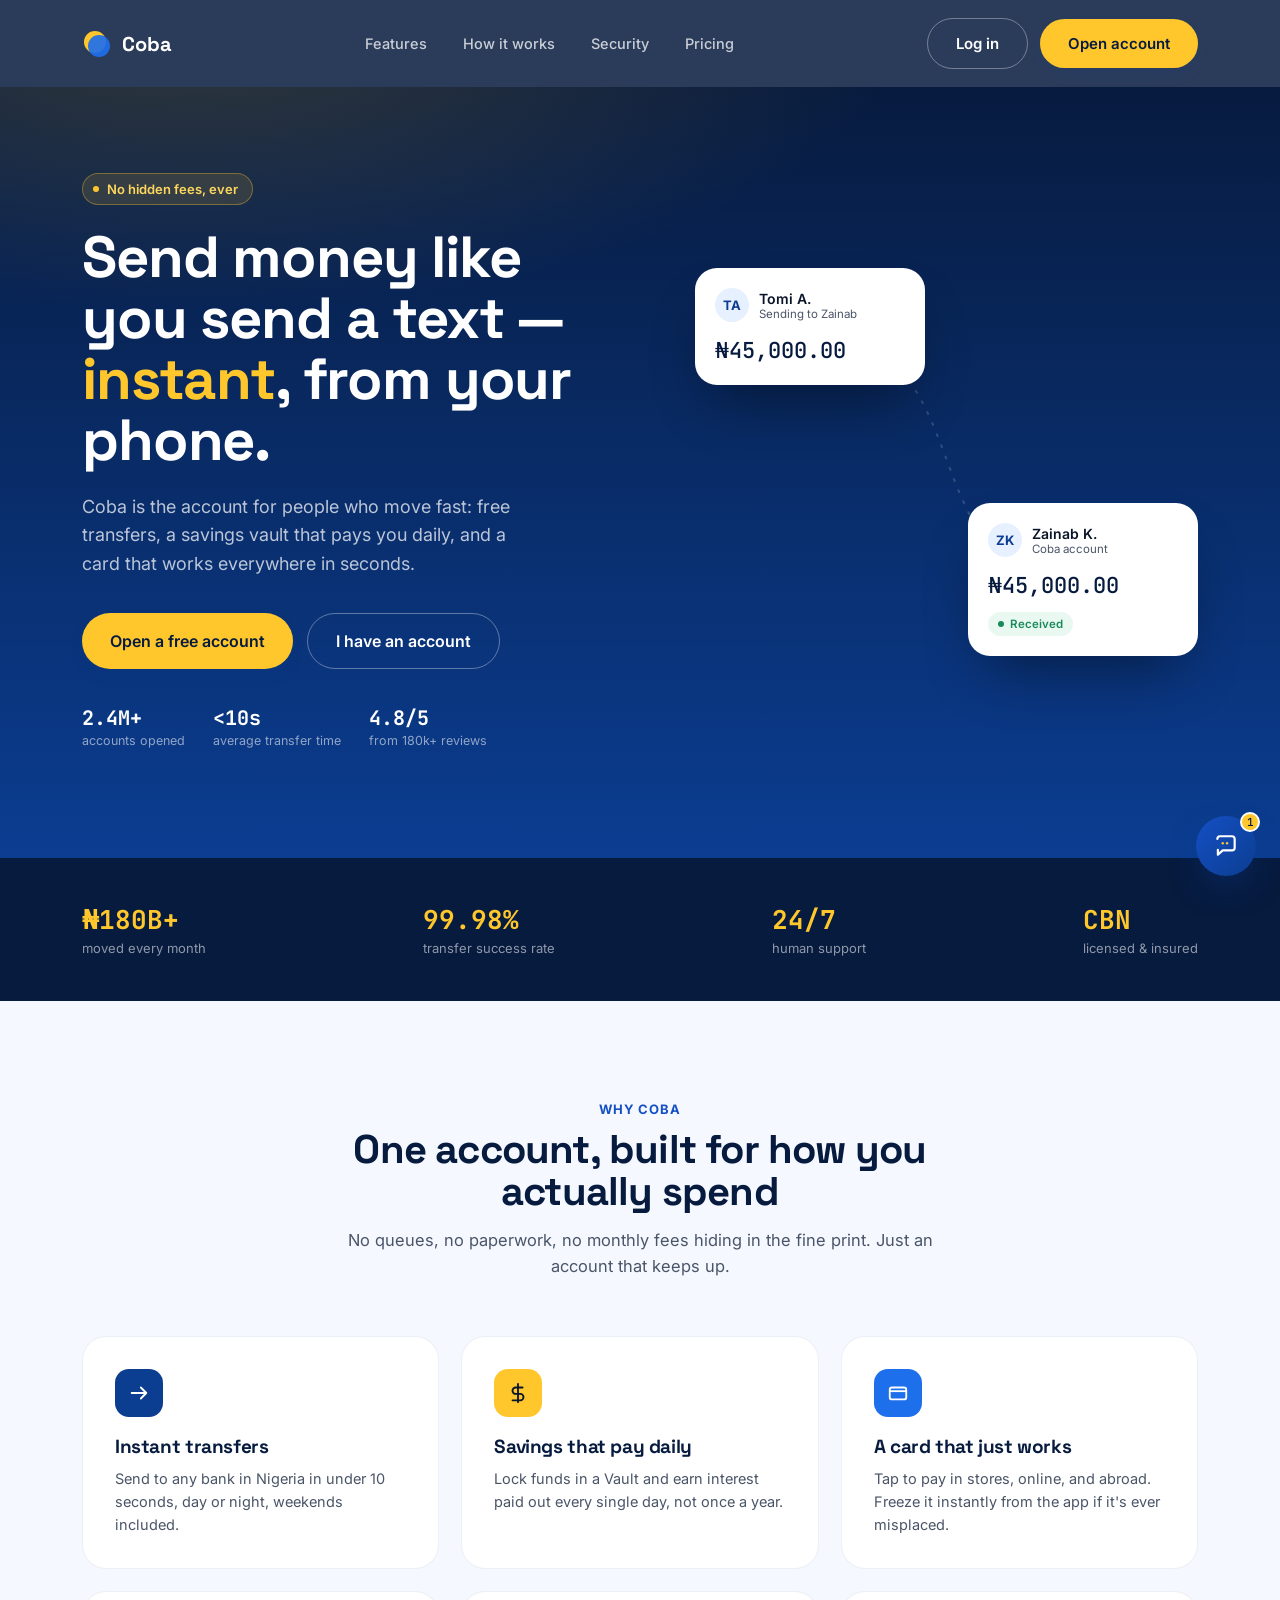
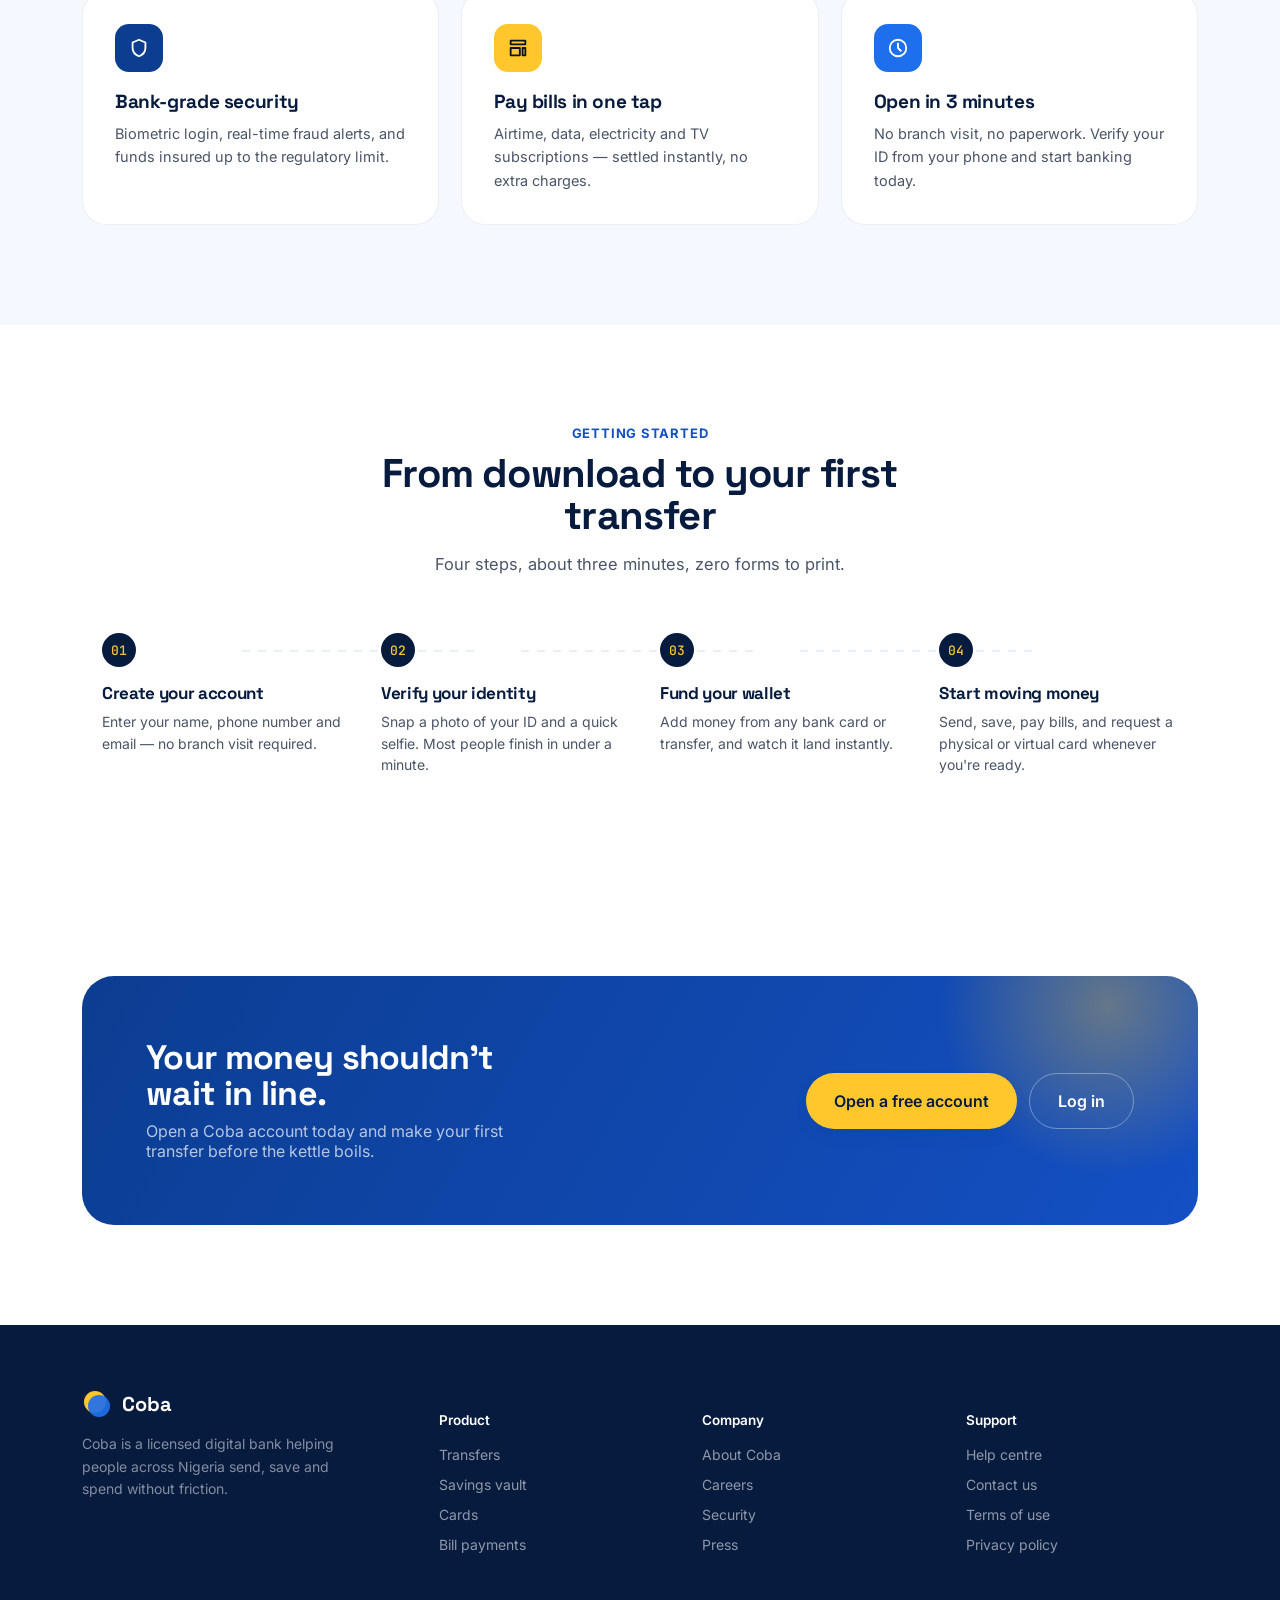
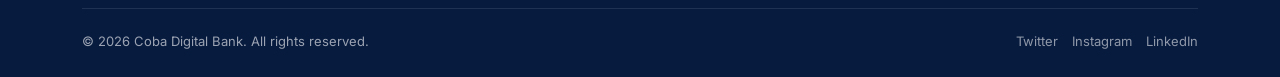
<file: index.html>
<!DOCTYPE html>
<html lang="en">
<head>
<meta charset="UTF-8">
<meta name="viewport" content="width=device-width, initial-scale=1.0">
<title>Coba — Banking that moves at the speed of now</title>
<link rel="stylesheet" href="styles.css">
<link rel="stylesheet" href="chat-widget.css">
</head>
<body>

<nav class="nav">
  <div class="nav-inner">
    <a href="index.html" class="logo">
      <span class="logo-mark">
        <svg viewBox="0 0 30 30" width="30" height="30">
          <circle cx="13" cy="13" r="11" fill="#FFC72C"/>
          <circle cx="17" cy="17" r="11" fill="#1E6FEB" opacity="0.92"/>
        </svg>
      </span>
      Coba
    </a>
    <div class="nav-links">
      <a href="#features">Features</a>
      <a href="#how">How it works</a>
      <a href="#trust">Security</a>
      <a href="#cta">Pricing</a>
    </div>
    <div class="nav-actions">
      <a href="login.html" class="btn btn-ghost">Log in</a>
      <a href="signup.html" class="btn btn-primary">Open account</a>
    </div>
  </div>
</nav>

<header class="hero">
  <div class="container hero-inner">
    <div class="hero-copy">
      <span class="eyebrow"><span class="dot"></span> No hidden fees, ever</span>
      <h1>Send money like you send a text — <span class="hl">instant</span>, from your phone.</h1>
      <p class="lead">Coba is the account for people who move fast: free transfers, a savings vault that pays you daily, and a card that works everywhere in seconds.</p>
      <div class="hero-cta">
        <a href="signup.html" class="btn btn-primary btn-lg">Open a free account</a>
        <a href="login.html" class="btn btn-ghost btn-lg">I have an account</a>
      </div>
      <div class="hero-proof">
        <div><b>2.4M+</b><span>accounts opened</span></div>
        <div><b>&lt;10s</b><span>average transfer time</span></div>
        <div><b>4.8/5</b><span>from 180k+ reviews</span></div>
      </div>
    </div>

    <div class="beam-stage" aria-hidden="true">
      <svg class="beam-path" viewBox="0 0 460 420" fill="none" xmlns="http://www.w3.org/2000/svg">
        <path id="beamCurve" d="M110 90 C 260 90, 200 330, 350 330" stroke="rgba(255,255,255,0.16)" stroke-width="2" stroke-dasharray="2 10" stroke-linecap="round"/>
        <circle id="beamSpark" class="beam-spark" r="6" fill="#FFC72C"/>
        <circle id="beamRing" r="6" fill="none" stroke="#FFC72C" stroke-width="2" opacity="0"/>
      </svg>

      <div class="beam-card from">
        <div class="who">
          <div class="avatar">TA</div>
          <div>
            <div class="name">Tomi A.</div>
            <div class="role">Sending to Zainab</div>
          </div>
        </div>
        <div class="amt">₦45,000.00</div>
      </div>

      <div class="beam-card to">
        <div class="who">
          <div class="avatar">ZK</div>
          <div>
            <div class="name">Zainab K.</div>
            <div class="role">Coba account</div>
          </div>
        </div>
        <div class="amt" id="receivedAmt">₦0.00</div>
        <span class="status" id="receivedStatus" style="opacity:0"><span class="dot"></span> Received</span>
      </div>
    </div>
  </div>
</header>

<section class="trustbar" id="trust">
  <div class="container trust-inner">
    <div class="trust-item"><b>₦180B+</b><span>moved every month</span></div>
    <div class="trust-item"><b>99.98%</b><span>transfer success rate</span></div>
    <div class="trust-item"><b>24/7</b><span>human support</span></div>
    <div class="trust-item"><b>CBN</b><span>licensed &amp; insured</span></div>
  </div>
</section>

<section id="features" class="features">
  <div class="container">
    <div class="section-head">
      <span class="kicker">Why Coba</span>
      <h2>One account, built for how you actually spend</h2>
      <p>No queues, no paperwork, no monthly fees hiding in the fine print. Just an account that keeps up.</p>
    </div>
    <div class="feature-grid">
      <div class="feature-card">
        <div class="feature-icon">
          <svg width="22" height="22" viewBox="0 0 24 24" fill="none"><path d="M4 12h16M14 6l6 6-6 6" stroke="#fff" stroke-width="2" stroke-linecap="round" stroke-linejoin="round"/></svg>
        </div>
        <h3>Instant transfers</h3>
        <p>Send to any bank in Nigeria in under 10 seconds, day or night, weekends included.</p>
      </div>
      <div class="feature-card">
        <div class="feature-icon">
          <svg width="22" height="22" viewBox="0 0 24 24" fill="none"><path d="M12 2v20M17 6H9.5a3.5 3.5 0 000 7h5a3.5 3.5 0 010 7H6" stroke="#0A1428" stroke-width="2" stroke-linecap="round"/></svg>
        </div>
        <h3>Savings that pay daily</h3>
        <p>Lock funds in a Vault and earn interest paid out every single day, not once a year.</p>
      </div>
      <div class="feature-card">
        <div class="feature-icon">
          <svg width="22" height="22" viewBox="0 0 24 24" fill="none"><rect x="3" y="6" width="18" height="13" rx="2.5" stroke="#fff" stroke-width="2"/><path d="M3 10h18" stroke="#fff" stroke-width="2"/></svg>
        </div>
        <h3>A card that just works</h3>
        <p>Tap to pay in stores, online, and abroad. Freeze it instantly from the app if it's ever misplaced.</p>
      </div>
      <div class="feature-card">
        <div class="feature-icon">
          <svg width="22" height="22" viewBox="0 0 24 24" fill="none"><path d="M12 3l7 3v6c0 4.5-3 7.5-7 9-4-1.5-7-4.5-7-9V6l7-3z" stroke="#fff" stroke-width="2" stroke-linejoin="round"/></svg>
        </div>
        <h3>Bank-grade security</h3>
        <p>Biometric login, real-time fraud alerts, and funds insured up to the regulatory limit.</p>
      </div>
      <div class="feature-card">
        <div class="feature-icon">
          <svg width="22" height="22" viewBox="0 0 24 24" fill="none"><path d="M4 4h16v4H4zM4 12h10v8H4zM17 12h3v8h-3z" stroke="#0A1428" stroke-width="2" stroke-linejoin="round"/></svg>
        </div>
        <h3>Pay bills in one tap</h3>
        <p>Airtime, data, electricity and TV subscriptions — settled instantly, no extra charges.</p>
      </div>
      <div class="feature-card">
        <div class="feature-icon">
          <svg width="22" height="22" viewBox="0 0 24 24" fill="none"><circle cx="12" cy="12" r="9" stroke="#fff" stroke-width="2"/><path d="M12 7v5l3 3" stroke="#fff" stroke-width="2" stroke-linecap="round"/></svg>
        </div>
        <h3>Open in 3 minutes</h3>
        <p>No branch visit, no paperwork. Verify your ID from your phone and start banking today.</p>
      </div>
    </div>
  </div>
</section>

<section id="how">
  <div class="container">
    <div class="section-head">
      <span class="kicker">Getting started</span>
      <h2>From download to your first transfer</h2>
      <p>Four steps, about three minutes, zero forms to print.</p>
    </div>
    <div class="steps">
      <div class="step">
        <div class="step-num">01</div>
        <h4>Create your account</h4>
        <p>Enter your name, phone number and email — no branch visit required.</p>
        <div class="step-line"></div>
      </div>
      <div class="step">
        <div class="step-num">02</div>
        <h4>Verify your identity</h4>
        <p>Snap a photo of your ID and a quick selfie. Most people finish in under a minute.</p>
        <div class="step-line"></div>
      </div>
      <div class="step">
        <div class="step-num">03</div>
        <h4>Fund your wallet</h4>
        <p>Add money from any bank card or transfer, and watch it land instantly.</p>
        <div class="step-line"></div>
      </div>
      <div class="step">
        <div class="step-num">04</div>
        <h4>Start moving money</h4>
        <p>Send, save, pay bills, and request a physical or virtual card whenever you're ready.</p>
        <div class="step-line"></div>
      </div>
    </div>
  </div>
</section>

<section id="cta">
  <div class="container">
    <div class="cta-band">
      <div class="cta-text">
        <h2>Your money shouldn't wait in line.</h2>
        <p>Open a Coba account today and make your first transfer before the kettle boils.</p>
      </div>
      <div class="cta-actions">
        <a href="signup.html" class="btn btn-primary btn-lg">Open a free account</a>
        <a href="login.html" class="btn btn-ghost btn-lg">Log in</a>
      </div>
    </div>
  </div>
</section>

<footer>
  <div class="container">
    <div class="footer-grid">
      <div class="footer-brand">
        <a href="index.html" class="logo">
          <span class="logo-mark">
            <svg viewBox="0 0 30 30" width="30" height="30">
              <circle cx="13" cy="13" r="11" fill="#FFC72C"/>
              <circle cx="17" cy="17" r="11" fill="#1E6FEB" opacity="0.92"/>
            </svg>
          </span>
          Coba
        </a>
        <p>Coba is a licensed digital bank helping people across Nigeria send, save and spend without friction.</p>
      </div>
      <div class="footer-col">
        <h5>Product</h5>
        <ul>
          <li><a href="#features">Transfers</a></li>
          <li><a href="#features">Savings vault</a></li>
          <li><a href="#features">Cards</a></li>
          <li><a href="#features">Bill payments</a></li>
        </ul>
      </div>
      <div class="footer-col">
        <h5>Company</h5>
        <ul>
          <li><a href="#">About Coba</a></li>
          <li><a href="#">Careers</a></li>
          <li><a href="#trust">Security</a></li>
          <li><a href="#">Press</a></li>
        </ul>
      </div>
      <div class="footer-col">
        <h5>Support</h5>
        <ul>
          <li><a href="#">Help centre</a></li>
          <li><a href="#">Contact us</a></li>
          <li><a href="#">Terms of use</a></li>
          <li><a href="#">Privacy policy</a></li>
        </ul>
      </div>
    </div>
    <div class="footer-bottom">
      <span>© 2026 Coba Digital Bank. All rights reserved.</span>
      <div class="socials">
        <a href="#" aria-label="Twitter">Twitter</a>
        <a href="#" aria-label="Instagram">Instagram</a>
        <a href="#" aria-label="LinkedIn">LinkedIn</a>
      </div>
    </div>
  </div>
</footer>

<div id="cobaChatRoot">
  <button id="chatBubble" class="chat-bubble" aria-label="Open Coba Assistant">
    <svg class="icon-chat" width="26" height="26" viewBox="0 0 24 24" fill="none"><path d="M4 5.5A2.5 2.5 0 0 1 6.5 3h11A2.5 2.5 0 0 1 20 5.5v8a2.5 2.5 0 0 1-2.5 2.5H9l-4.5 4V15.5" stroke="#fff" stroke-width="2" stroke-linejoin="round" stroke-linecap="round"/><circle cx="9" cy="9.5" r="1.1" fill="#FFC72C"/><circle cx="13" cy="9.5" r="1.1" fill="#FFC72C"/></svg>
    <svg class="icon-close" width="22" height="22" viewBox="0 0 24 24" fill="none"><path d="M6 6l12 12M18 6L6 18" stroke="#fff" stroke-width="2.2" stroke-linecap="round"/></svg>
    <span class="chat-bubble-ping" aria-hidden="true"></span>
    <span class="chat-bubble-badge" id="chatBadge">1</span>
  </button>

  <div class="chat-panel" id="chatPanel" role="dialog" aria-label="Coba Assistant" aria-hidden="true">
    <div class="chat-panel-inner">
      <div class="chat-sidebar-overlay" id="sidebarOverlay"></div>

      <div class="chat-sidebar" id="chatSidebar">
        <div class="chat-sidebar-head">
          <span>Your chats</span>
          <button class="icon-btn" id="closeSidebarBtn" aria-label="Close chat list" style="background:rgba(11,61,145,0.08);color:#0B3D91;">
            <svg width="14" height="14" viewBox="0 0 24 24" fill="none"><path d="M6 6l12 12M18 6L6 18" stroke="currentColor" stroke-width="2.2" stroke-linecap="round"/></svg>
          </button>
        </div>
        <button class="new-chat-btn" id="newChatBtn">
          <svg width="14" height="14" viewBox="0 0 24 24" fill="none"><path d="M12 5v14M5 12h14" stroke="currentColor" stroke-width="2.2" stroke-linecap="round"/></svg>
          New chat
        </button>
        <div class="chat-session-list" id="chatSessionList"></div>
      </div>

      <div class="chat-main">
        <div class="chat-header">
          <button class="icon-btn" id="historyBtn" aria-label="Chat history">
            <svg width="16" height="16" viewBox="0 0 24 24" fill="none"><circle cx="12" cy="12" r="9" stroke="#fff" stroke-width="2"/><path d="M12 7v5l3 3" stroke="#fff" stroke-width="2" stroke-linecap="round"/></svg>
          </button>
          <div class="chat-header-title">
            <span class="chat-avatar">
              <svg viewBox="0 0 30 30" width="20" height="20"><circle cx="13" cy="13" r="11" fill="#FFC72C"/><circle cx="17" cy="17" r="11" fill="#1E6FEB" opacity="0.92"/></svg>
            </span>
            <div>
              <div class="chat-name">Coba Assistant</div>
              <div class="chat-status"><span class="dot"></span>Online</div>
            </div>
          </div>
          <button class="icon-btn" id="closeChatBtn" aria-label="Close chat">
            <svg width="14" height="14" viewBox="0 0 24 24" fill="none"><path d="M6 6l12 12M18 6L6 18" stroke="#fff" stroke-width="2.2" stroke-linecap="round"/></svg>
          </button>
        </div>

        <div class="chat-messages" id="chatMessages"></div>

        <div class="chat-suggestions" id="chatSuggestions">
          <button type="button" class="suggestion-chip">How do I open an account?</button>
          <button type="button" class="suggestion-chip">What are transfer fees?</button>
          <button type="button" class="suggestion-chip">Is my money safe?</button>
          <button type="button" class="suggestion-chip">My card is lost</button>
        </div>

        <form class="chat-input-row" id="chatForm">
          <input type="text" id="chatInput" placeholder="Ask Coba Assistant..." autocomplete="off">
          <button type="submit" class="chat-send-btn" aria-label="Send message">
            <svg width="16" height="16" viewBox="0 0 24 24" fill="none"><path d="M3 11l18-8-8 18-2-8-8-2z" fill="#0A1428"/></svg>
          </button>
        </form>
      </div>
    </div>
  </div>
</div>

<script src="chat-widget.js"></script>
<script src="script.js"></script>
</body>
</html>
</file>
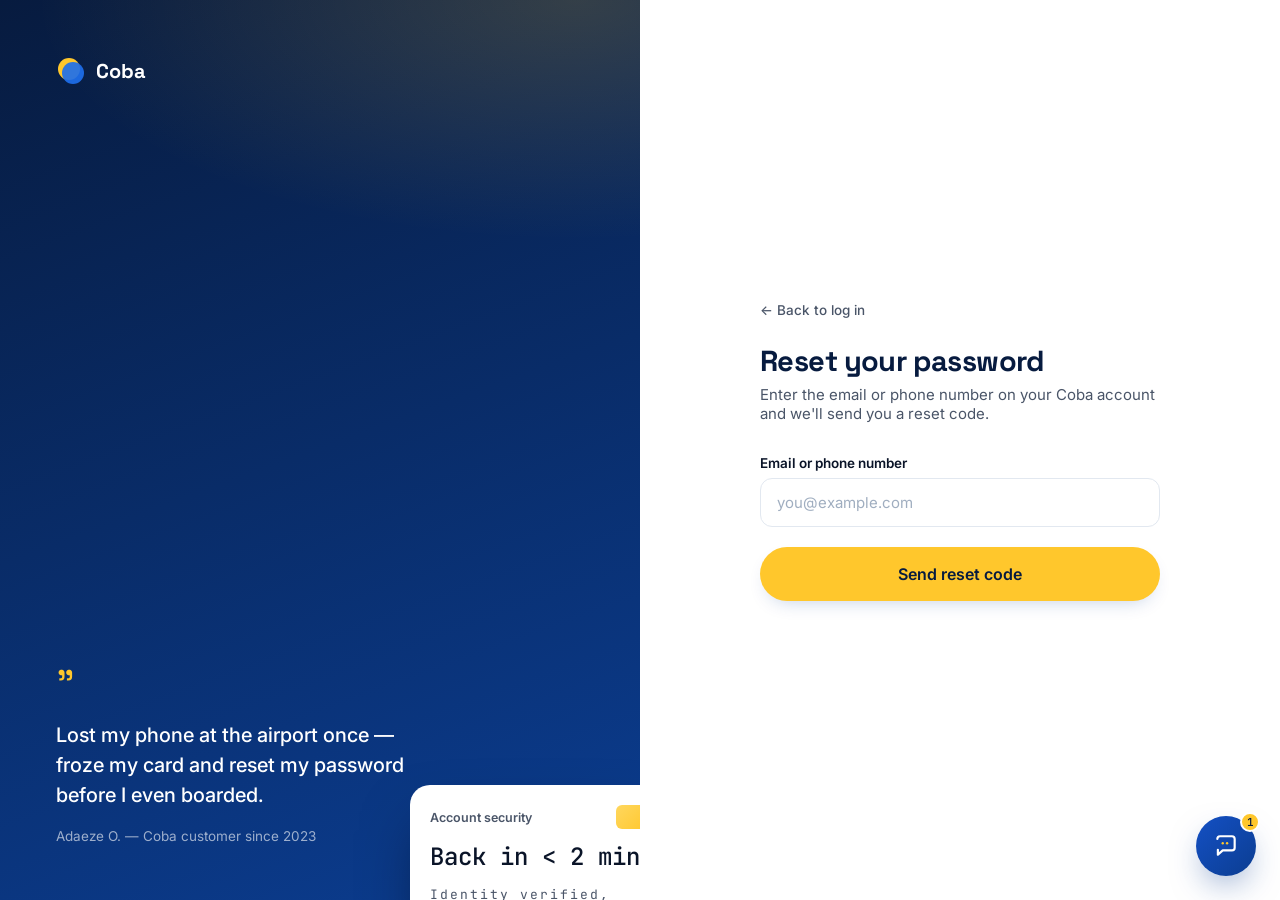
<file: forgot-password.html>
<!DOCTYPE html>
<html lang="en">
<head>
<meta charset="UTF-8">
<meta name="viewport" content="width=device-width, initial-scale=1.0">
<title>Reset your password — Coba</title>
<link rel="stylesheet" href="styles.css">
<link rel="stylesheet" href="chat-widget.css">
</head>
<body class="auth-body">

<div class="auth-visual">
  <a href="index.html" class="logo">
    <span class="logo-mark">
      <svg viewBox="0 0 30 30" width="30" height="30">
        <circle cx="13" cy="13" r="11" fill="#FFC72C"/>
        <circle cx="17" cy="17" r="11" fill="#1E6FEB" opacity="0.92"/>
      </svg>
    </span>
    Coba
  </a>

  <div class="auth-quote">
    <div class="mark">"</div>
    <p>Lost my phone at the airport once — froze my card and reset my password before I even boarded.</p>
    <div class="who">Adaeze O. — Coba customer since 2023</div>
  </div>

  <div class="auth-card-float" aria-hidden="true">
    <div class="row">
      <span style="font-size:12.5px;color:#4A5568;font-weight:600;">Account security</span>
      <div class="chip"></div>
    </div>
    <div class="bal">Back in &lt; 2 min</div>
    <div class="num" style="margin-top:14px;">Identity verified, always</div>
  </div>
</div>

<div class="auth-form-wrap">
  <div class="auth-form">

    <!-- STEP 1: request reset -->
    <div class="reset-step" id="step1">
      <a href="login.html" class="back-link">&larr; Back to log in</a>
      <h1>Reset your password</h1>
      <p class="sub">Enter the email or phone number on your Coba account and we'll send you a reset code.</p>

      <form id="requestForm" novalidate>
        <div class="field" id="reqField">
          <label for="reqInput">Email or phone number</label>
          <input type="text" id="reqInput" name="reqInput" placeholder="you@example.com" autocomplete="username">
          <div class="field-error">Enter a valid email or phone number.</div>
        </div>
        <button type="submit" class="btn btn-primary btn-block btn-lg">Send reset code</button>
      </form>
    </div>

    <!-- STEP 2: verify code -->
    <div class="reset-step" id="step2" hidden>
      <button type="button" class="back-link" id="backToStep1">&larr; Use a different email or phone</button>
      <h1>Check your inbox</h1>
      <p class="sub">We sent a 6-digit code to <strong id="destinationText">your account</strong>. Enter it below to continue.</p>

      <div class="form-msg show" id="devHintMsg" style="background:#FFF4D6;color:#8A6D1B;">
        <span>ℹ️</span> <span>Demo mode: enter any 6 digits to continue.</span>
      </div>

      <form id="codeForm" novalidate>
        <div class="field" id="codeField">
          <label for="codeInput">Reset code</label>
          <input type="text" id="codeInput" name="codeInput" placeholder="123456" inputmode="numeric" maxlength="6" autocomplete="one-time-code">
          <div class="field-error">Enter the 6-digit code.</div>
        </div>
        <button type="submit" class="btn btn-primary btn-block btn-lg">Verify code</button>
      </form>

      <div class="divider">didn't get it?</div>
      <button type="button" class="btn btn-outline-blue btn-block" id="resendBtn">Resend code</button>
    </div>

    <!-- STEP 3: set new password -->
    <div class="reset-step" id="step3" hidden>
      <h1>Set a new password</h1>
      <p class="sub">Choose a strong password you haven't used before.</p>

      <form id="newPassForm" novalidate>
        <div class="field" id="newPassField">
          <label for="newPassword">New password</label>
          <div class="input-wrap">
            <input type="password" id="newPassword" name="newPassword" placeholder="Create a new password" autocomplete="new-password">
            <button type="button" class="toggle-pass" id="toggleNewPass">Show</button>
          </div>
          <div class="strength-meter" id="strengthMeter">
            <span></span><span></span><span></span><span></span>
          </div>
          <div class="field-hint" id="strengthHint">Use 8+ characters with a number and a symbol.</div>
          <div class="field-error">Password must be at least 8 characters.</div>
        </div>

        <div class="field" id="confirmPassField">
          <label for="confirmPassword">Confirm new password</label>
          <div class="input-wrap">
            <input type="password" id="confirmPassword" name="confirmPassword" placeholder="Re-enter your new password" autocomplete="new-password">
            <button type="button" class="toggle-pass" id="toggleConfirmPass">Show</button>
          </div>
          <div class="field-error">Passwords don't match.</div>
        </div>

        <button type="submit" class="btn btn-primary btn-block btn-lg">Reset password</button>
      </form>
    </div>

    <!-- STEP 4: success -->
    <div class="reset-step" id="step4" hidden>
      <div class="reset-success-icon" aria-hidden="true">
        <svg width="28" height="28" viewBox="0 0 24 24" fill="none"><path d="M5 13l4 4 10-10" stroke="#1B8A5A" stroke-width="2.5" stroke-linecap="round" stroke-linejoin="round"/></svg>
      </div>
      <h1>Password reset</h1>
      <p class="sub">Your password has been updated. You can now log in with your new password.</p>
      <a href="login.html" class="btn btn-primary btn-block btn-lg">Back to log in</a>
    </div>

  </div>
</div>

<div id="cobaChatRoot">
  <button id="chatBubble" class="chat-bubble" aria-label="Open Coba Assistant">
    <svg class="icon-chat" width="26" height="26" viewBox="0 0 24 24" fill="none"><path d="M4 5.5A2.5 2.5 0 0 1 6.5 3h11A2.5 2.5 0 0 1 20 5.5v8a2.5 2.5 0 0 1-2.5 2.5H9l-4.5 4V15.5" stroke="#fff" stroke-width="2" stroke-linejoin="round" stroke-linecap="round"/><circle cx="9" cy="9.5" r="1.1" fill="#FFC72C"/><circle cx="13" cy="9.5" r="1.1" fill="#FFC72C"/></svg>
    <svg class="icon-close" width="22" height="22" viewBox="0 0 24 24" fill="none"><path d="M6 6l12 12M18 6L6 18" stroke="#fff" stroke-width="2.2" stroke-linecap="round"/></svg>
    <span class="chat-bubble-ping" aria-hidden="true"></span>
    <span class="chat-bubble-badge" id="chatBadge">1</span>
  </button>

  <div class="chat-panel" id="chatPanel" role="dialog" aria-label="Coba Assistant" aria-hidden="true">
    <div class="chat-panel-inner">
      <div class="chat-sidebar-overlay" id="sidebarOverlay"></div>

      <div class="chat-sidebar" id="chatSidebar">
        <div class="chat-sidebar-head">
          <span>Your chats</span>
          <button class="icon-btn" id="closeSidebarBtn" aria-label="Close chat list" style="background:rgba(11,61,145,0.08);color:#0B3D91;">
            <svg width="14" height="14" viewBox="0 0 24 24" fill="none"><path d="M6 6l12 12M18 6L6 18" stroke="currentColor" stroke-width="2.2" stroke-linecap="round"/></svg>
          </button>
        </div>
        <button class="new-chat-btn" id="newChatBtn">
          <svg width="14" height="14" viewBox="0 0 24 24" fill="none"><path d="M12 5v14M5 12h14" stroke="currentColor" stroke-width="2.2" stroke-linecap="round"/></svg>
          New chat
        </button>
        <div class="chat-session-list" id="chatSessionList"></div>
      </div>

      <div class="chat-main">
        <div class="chat-header">
          <button class="icon-btn" id="historyBtn" aria-label="Chat history">
            <svg width="16" height="16" viewBox="0 0 24 24" fill="none"><circle cx="12" cy="12" r="9" stroke="#fff" stroke-width="2"/><path d="M12 7v5l3 3" stroke="#fff" stroke-width="2" stroke-linecap="round"/></svg>
          </button>
          <div class="chat-header-title">
            <span class="chat-avatar">
              <svg viewBox="0 0 30 30" width="20" height="20"><circle cx="13" cy="13" r="11" fill="#FFC72C"/><circle cx="17" cy="17" r="11" fill="#1E6FEB" opacity="0.92"/></svg>
            </span>
            <div>
              <div class="chat-name">Coba Assistant</div>
              <div class="chat-status"><span class="dot"></span>Online</div>
            </div>
          </div>
          <button class="icon-btn" id="closeChatBtn" aria-label="Close chat">
            <svg width="14" height="14" viewBox="0 0 24 24" fill="none"><path d="M6 6l12 12M18 6L6 18" stroke="#fff" stroke-width="2.2" stroke-linecap="round"/></svg>
          </button>
        </div>

        <div class="chat-messages" id="chatMessages"></div>

        <div class="chat-suggestions" id="chatSuggestions">
          <button type="button" class="suggestion-chip">How do I open an account?</button>
          <button type="button" class="suggestion-chip">What are transfer fees?</button>
          <button type="button" class="suggestion-chip">Is my money safe?</button>
          <button type="button" class="suggestion-chip">My card is lost</button>
        </div>

        <form class="chat-input-row" id="chatForm">
          <input type="text" id="chatInput" placeholder="Ask Coba Assistant..." autocomplete="off">
          <button type="submit" class="chat-send-btn" aria-label="Send message">
            <svg width="16" height="16" viewBox="0 0 24 24" fill="none"><path d="M3 11l18-8-8 18-2-8-8-2z" fill="#0A1428"/></svg>
          </button>
        </form>
      </div>
    </div>
  </div>
</div>

<script src="chat-widget.js"></script>
<script src="script.js"></script>
<script src="forgot-password.js"></script>
</body>
</html>
</file>
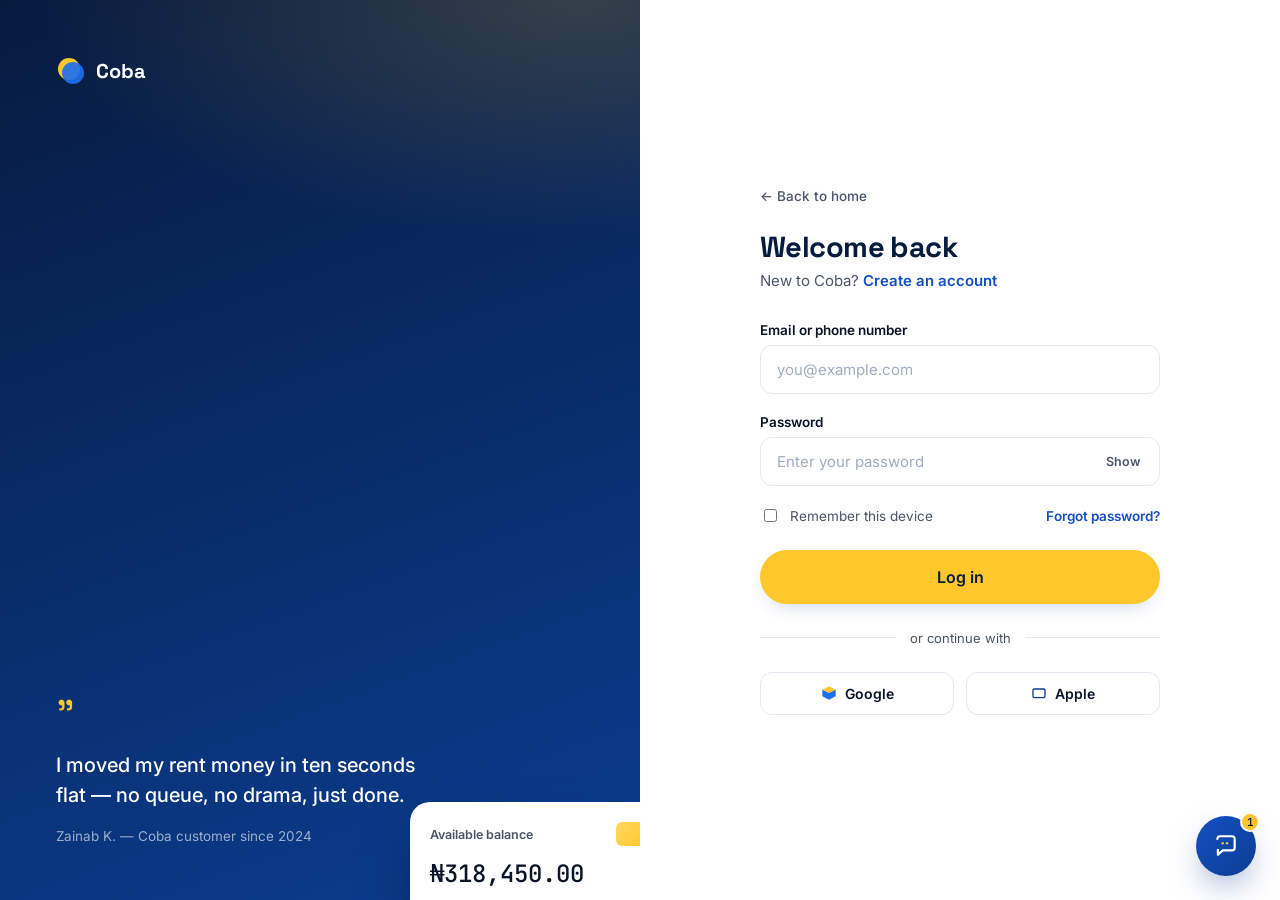
<file: login.html>
<!DOCTYPE html>
<html lang="en">
<head>
<meta charset="UTF-8">
<meta name="viewport" content="width=device-width, initial-scale=1.0">
<title>Log in — Coba</title>
<link rel="stylesheet" href="styles.css">
<link rel="stylesheet" href="chat-widget.css">
</head>
<body class="auth-body">

<div class="auth-visual">
  <a href="index.html" class="logo">
    <span class="logo-mark">
      <svg viewBox="0 0 30 30" width="30" height="30">
        <circle cx="13" cy="13" r="11" fill="#FFC72C"/>
        <circle cx="17" cy="17" r="11" fill="#1E6FEB" opacity="0.92"/>
      </svg>
    </span>
    Coba
  </a>

  <div class="auth-quote">
    <div class="mark">"</div>
    <p>I moved my rent money in ten seconds flat — no queue, no drama, just done.</p>
    <div class="who">Zainab K. — Coba customer since 2024</div>
  </div>

  <div class="auth-card-float" aria-hidden="true">
    <div class="row">
      <span style="font-size:12.5px;color:#4A5568;font-weight:600;">Available balance</span>
      <div class="chip"></div>
    </div>
    <div class="bal">₦318,450.00</div>
    <div class="num" style="margin-top:14px;">•••• •••• •••• 4471</div>
  </div>
</div>

<div class="auth-form-wrap">
  <div class="auth-form">
    <a href="index.html" class="back-link">&larr; Back to home</a>
    <h1>Welcome back</h1>
    <p class="sub">New to Coba? <a href="signup.html">Create an account</a></p>

    <div class="form-msg" id="formMsg"><span>✓</span> <span id="formMsgText">Logged in successfully</span></div>

    <form id="loginForm" novalidate>
      <div class="field" id="emailField">
        <label for="email">Email or phone number</label>
        <input type="text" id="email" name="email" placeholder="you@example.com" autocomplete="username">
        <div class="field-error">Enter a valid email or phone number.</div>
      </div>

      <div class="field" id="passField">
        <label for="password">Password</label>
        <div class="input-wrap">
          <input type="password" id="password" name="password" placeholder="Enter your password" autocomplete="current-password">
          <button type="button" class="toggle-pass" id="togglePass">Show</button>
        </div>
        <div class="field-error">Password is required.</div>
      </div>

      <div class="row-between">
        <label class="checkbox-row">
          <input type="checkbox" id="remember">
          Remember this device
        </label>
        <a href="forgot-password.html" class="forgot-link">Forgot password?</a>
      </div>

      <button type="submit" class="btn btn-primary btn-block btn-lg">Log in</button>

      <div class="divider">or continue with</div>
      <div class="social-row">
        <button type="button" class="btn-social" data-oauth="google">
          <svg width="16" height="16" viewBox="0 0 24 24"><path fill="#FFC72C" d="M12 2 2 7l10 5 10-5-10-5z"/><path fill="#1E6FEB" d="M2 17l10 5 10-5V7l-10 5-10-5v10z"/></svg>
          Google
        </button>
        <button type="button" class="btn-social" data-oauth="apple">
          <svg width="16" height="16" viewBox="0 0 24 24"><rect x="3" y="6" width="18" height="13" rx="2" fill="none" stroke="#0B3D91" stroke-width="2"/></svg>
          Apple
        </button>
      </div>
    </form>
  </div>
</div>

<div class="oauth-overlay" id="oauthOverlay" aria-hidden="true">
  <div class="oauth-modal" id="oauthModal"></div>
</div>

<div id="cobaChatRoot">
  <button id="chatBubble" class="chat-bubble" aria-label="Open Coba Assistant">
    <svg class="icon-chat" width="26" height="26" viewBox="0 0 24 24" fill="none"><path d="M4 5.5A2.5 2.5 0 0 1 6.5 3h11A2.5 2.5 0 0 1 20 5.5v8a2.5 2.5 0 0 1-2.5 2.5H9l-4.5 4V15.5" stroke="#fff" stroke-width="2" stroke-linejoin="round" stroke-linecap="round"/><circle cx="9" cy="9.5" r="1.1" fill="#FFC72C"/><circle cx="13" cy="9.5" r="1.1" fill="#FFC72C"/></svg>
    <svg class="icon-close" width="22" height="22" viewBox="0 0 24 24" fill="none"><path d="M6 6l12 12M18 6L6 18" stroke="#fff" stroke-width="2.2" stroke-linecap="round"/></svg>
    <span class="chat-bubble-ping" aria-hidden="true"></span>
    <span class="chat-bubble-badge" id="chatBadge">1</span>
  </button>

  <div class="chat-panel" id="chatPanel" role="dialog" aria-label="Coba Assistant" aria-hidden="true">
    <div class="chat-panel-inner">
      <div class="chat-sidebar-overlay" id="sidebarOverlay"></div>

      <div class="chat-sidebar" id="chatSidebar">
        <div class="chat-sidebar-head">
          <span>Your chats</span>
          <button class="icon-btn" id="closeSidebarBtn" aria-label="Close chat list" style="background:rgba(11,61,145,0.08);color:#0B3D91;">
            <svg width="14" height="14" viewBox="0 0 24 24" fill="none"><path d="M6 6l12 12M18 6L6 18" stroke="currentColor" stroke-width="2.2" stroke-linecap="round"/></svg>
          </button>
        </div>
        <button class="new-chat-btn" id="newChatBtn">
          <svg width="14" height="14" viewBox="0 0 24 24" fill="none"><path d="M12 5v14M5 12h14" stroke="currentColor" stroke-width="2.2" stroke-linecap="round"/></svg>
          New chat
        </button>
        <div class="chat-session-list" id="chatSessionList"></div>
      </div>

      <div class="chat-main">
        <div class="chat-header">
          <button class="icon-btn" id="historyBtn" aria-label="Chat history">
            <svg width="16" height="16" viewBox="0 0 24 24" fill="none"><circle cx="12" cy="12" r="9" stroke="#fff" stroke-width="2"/><path d="M12 7v5l3 3" stroke="#fff" stroke-width="2" stroke-linecap="round"/></svg>
          </button>
          <div class="chat-header-title">
            <span class="chat-avatar">
              <svg viewBox="0 0 30 30" width="20" height="20"><circle cx="13" cy="13" r="11" fill="#FFC72C"/><circle cx="17" cy="17" r="11" fill="#1E6FEB" opacity="0.92"/></svg>
            </span>
            <div>
              <div class="chat-name">Coba Assistant</div>
              <div class="chat-status"><span class="dot"></span>Online</div>
            </div>
          </div>
          <button class="icon-btn" id="closeChatBtn" aria-label="Close chat">
            <svg width="14" height="14" viewBox="0 0 24 24" fill="none"><path d="M6 6l12 12M18 6L6 18" stroke="#fff" stroke-width="2.2" stroke-linecap="round"/></svg>
          </button>
        </div>

        <div class="chat-messages" id="chatMessages"></div>

        <div class="chat-suggestions" id="chatSuggestions">
          <button type="button" class="suggestion-chip">How do I open an account?</button>
          <button type="button" class="suggestion-chip">What are transfer fees?</button>
          <button type="button" class="suggestion-chip">Is my money safe?</button>
          <button type="button" class="suggestion-chip">My card is lost</button>
        </div>

        <form class="chat-input-row" id="chatForm">
          <input type="text" id="chatInput" placeholder="Ask Coba Assistant..." autocomplete="off">
          <button type="submit" class="chat-send-btn" aria-label="Send message">
            <svg width="16" height="16" viewBox="0 0 24 24" fill="none"><path d="M3 11l18-8-8 18-2-8-8-2z" fill="#0A1428"/></svg>
          </button>
        </form>
      </div>
    </div>
  </div>
</div>

<script src="chat-widget.js"></script>
<script src="script.js"></script>
</body>
</html>
</file>
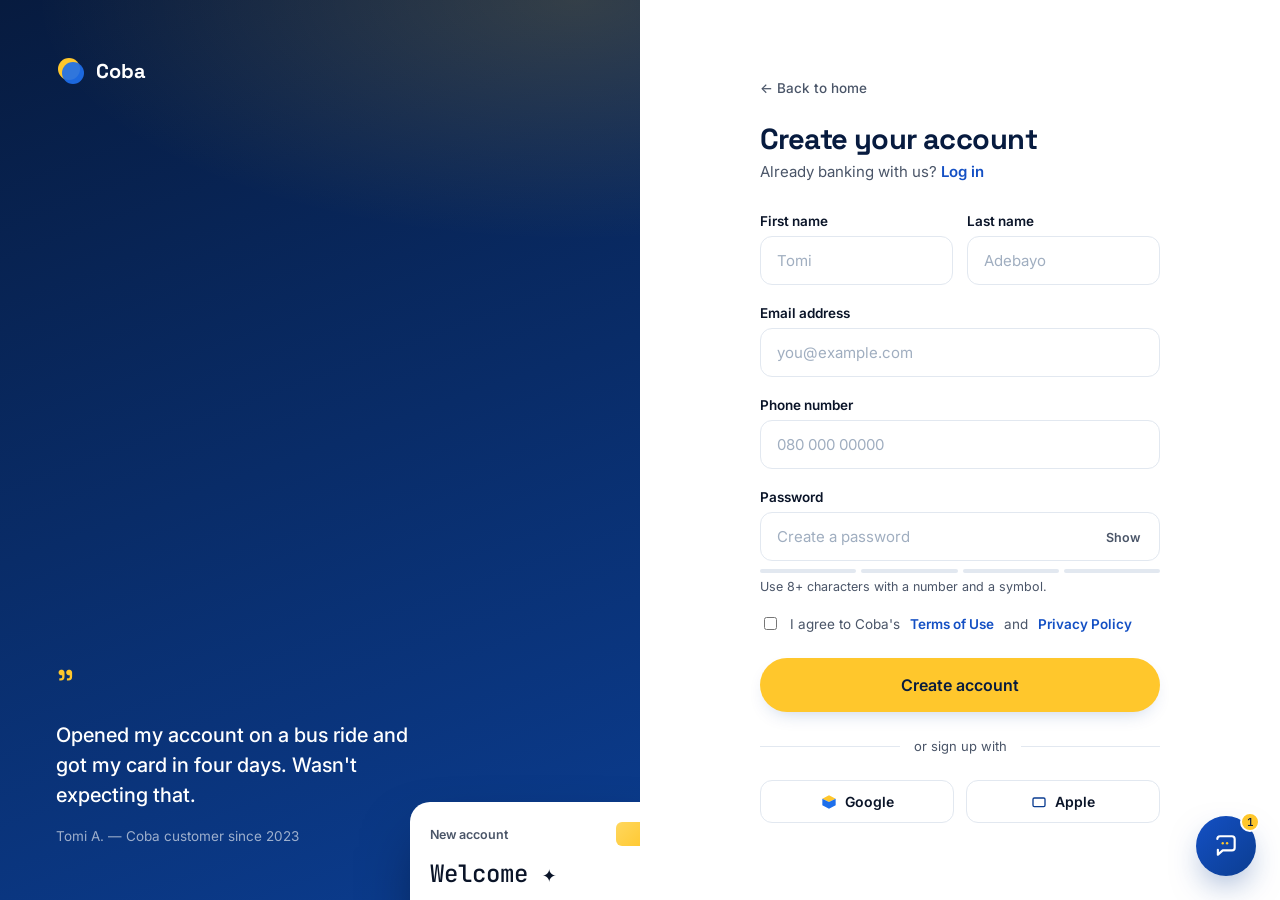
<file: signup.html>
<!DOCTYPE html>
<html lang="en">
<head>
<meta charset="UTF-8">
<meta name="viewport" content="width=device-width, initial-scale=1.0">
<title>Create your account — Coba</title>
<link rel="stylesheet" href="styles.css">
<link rel="stylesheet" href="chat-widget.css">
</head>
<body class="auth-body">

<div class="auth-visual">
  <a href="index.html" class="logo">
    <span class="logo-mark">
      <svg viewBox="0 0 30 30" width="30" height="30">
        <circle cx="13" cy="13" r="11" fill="#FFC72C"/>
        <circle cx="17" cy="17" r="11" fill="#1E6FEB" opacity="0.92"/>
      </svg>
    </span>
    Coba
  </a>

  <div class="auth-quote">
    <div class="mark">"</div>
    <p>Opened my account on a bus ride and got my card in four days. Wasn't expecting that.</p>
    <div class="who">Tomi A. — Coba customer since 2023</div>
  </div>

  <div class="auth-card-float" aria-hidden="true">
    <div class="row">
      <span style="font-size:12.5px;color:#4A5568;font-weight:600;">New account</span>
      <div class="chip"></div>
    </div>
    <div class="bal">Welcome ✦</div>
    <div class="num" style="margin-top:14px;">Ready in ~3 minutes</div>
  </div>
</div>

<div class="auth-form-wrap">
  <div class="auth-form">
    <a href="index.html" class="back-link">&larr; Back to home</a>
    <h1>Create your account</h1>
    <p class="sub">Already banking with us? <a href="login.html">Log in</a></p>

    <div class="form-msg" id="formMsg"><span>✓</span> <span id="formMsgText">Account created — welcome to Coba</span></div>

    <form id="signupForm" novalidate>
      <div class="name-row">
        <div class="field" id="firstField">
          <label for="firstName">First name</label>
          <input type="text" id="firstName" name="firstName" placeholder="Tomi" autocomplete="given-name">
          <div class="field-error">Required.</div>
        </div>
        <div class="field" id="lastField">
          <label for="lastName">Last name</label>
          <input type="text" id="lastName" name="lastName" placeholder="Adebayo" autocomplete="family-name">
          <div class="field-error">Required.</div>
        </div>
      </div>

      <div class="field" id="emailField">
        <label for="email">Email address</label>
        <input type="email" id="email" name="email" placeholder="you@example.com" autocomplete="email">
        <div class="field-error">Enter a valid email address.</div>
      </div>

      <div class="field" id="phoneField">
        <label for="phone">Phone number</label>
        <input type="tel" id="phone" name="phone" placeholder="080 000 00000" autocomplete="tel">
        <div class="field-error">Enter a valid phone number.</div>
      </div>

      <div class="field" id="passField">
        <label for="password">Password</label>
        <div class="input-wrap">
          <input type="password" id="password" name="password" placeholder="Create a password" autocomplete="new-password">
          <button type="button" class="toggle-pass" id="togglePass">Show</button>
        </div>
        <div class="strength-meter" id="strengthMeter">
          <span></span><span></span><span></span><span></span>
        </div>
        <div class="field-hint" id="strengthHint">Use 8+ characters with a number and a symbol.</div>
        <div class="field-error">Password must be at least 8 characters.</div>
      </div>

      <div class="row-between">
        <label class="checkbox-row">
          <input type="checkbox" id="terms">
          I agree to Coba's <a href="#">Terms of Use</a> and <a href="#">Privacy Policy</a>
        </label>
      </div>

      <button type="submit" class="btn btn-primary btn-block btn-lg">Create account</button>

      <div class="divider">or sign up with</div>
      <div class="social-row">
        <button type="button" class="btn-social" data-oauth="google">
          <svg width="16" height="16" viewBox="0 0 24 24"><path fill="#FFC72C" d="M12 2 2 7l10 5 10-5-10-5z"/><path fill="#1E6FEB" d="M2 17l10 5 10-5V7l-10 5-10-5v10z"/></svg>
          Google
        </button>
        <button type="button" class="btn-social" data-oauth="apple">
          <svg width="16" height="16" viewBox="0 0 24 24"><rect x="3" y="6" width="18" height="13" rx="2" fill="none" stroke="#0B3D91" stroke-width="2"/></svg>
          Apple
        </button>
      </div>
    </form>
  </div>
</div>

<div class="oauth-overlay" id="oauthOverlay" aria-hidden="true">
  <div class="oauth-modal" id="oauthModal"></div>
</div>

<div id="cobaChatRoot">
  <button id="chatBubble" class="chat-bubble" aria-label="Open Coba Assistant">
    <svg class="icon-chat" width="26" height="26" viewBox="0 0 24 24" fill="none"><path d="M4 5.5A2.5 2.5 0 0 1 6.5 3h11A2.5 2.5 0 0 1 20 5.5v8a2.5 2.5 0 0 1-2.5 2.5H9l-4.5 4V15.5" stroke="#fff" stroke-width="2" stroke-linejoin="round" stroke-linecap="round"/><circle cx="9" cy="9.5" r="1.1" fill="#FFC72C"/><circle cx="13" cy="9.5" r="1.1" fill="#FFC72C"/></svg>
    <svg class="icon-close" width="22" height="22" viewBox="0 0 24 24" fill="none"><path d="M6 6l12 12M18 6L6 18" stroke="#fff" stroke-width="2.2" stroke-linecap="round"/></svg>
    <span class="chat-bubble-ping" aria-hidden="true"></span>
    <span class="chat-bubble-badge" id="chatBadge">1</span>
  </button>

  <div class="chat-panel" id="chatPanel" role="dialog" aria-label="Coba Assistant" aria-hidden="true">
    <div class="chat-panel-inner">
      <div class="chat-sidebar-overlay" id="sidebarOverlay"></div>

      <div class="chat-sidebar" id="chatSidebar">
        <div class="chat-sidebar-head">
          <span>Your chats</span>
          <button class="icon-btn" id="closeSidebarBtn" aria-label="Close chat list" style="background:rgba(11,61,145,0.08);color:#0B3D91;">
            <svg width="14" height="14" viewBox="0 0 24 24" fill="none"><path d="M6 6l12 12M18 6L6 18" stroke="currentColor" stroke-width="2.2" stroke-linecap="round"/></svg>
          </button>
        </div>
        <button class="new-chat-btn" id="newChatBtn">
          <svg width="14" height="14" viewBox="0 0 24 24" fill="none"><path d="M12 5v14M5 12h14" stroke="currentColor" stroke-width="2.2" stroke-linecap="round"/></svg>
          New chat
        </button>
        <div class="chat-session-list" id="chatSessionList"></div>
      </div>

      <div class="chat-main">
        <div class="chat-header">
          <button class="icon-btn" id="historyBtn" aria-label="Chat history">
            <svg width="16" height="16" viewBox="0 0 24 24" fill="none"><circle cx="12" cy="12" r="9" stroke="#fff" stroke-width="2"/><path d="M12 7v5l3 3" stroke="#fff" stroke-width="2" stroke-linecap="round"/></svg>
          </button>
          <div class="chat-header-title">
            <span class="chat-avatar">
              <svg viewBox="0 0 30 30" width="20" height="20"><circle cx="13" cy="13" r="11" fill="#FFC72C"/><circle cx="17" cy="17" r="11" fill="#1E6FEB" opacity="0.92"/></svg>
            </span>
            <div>
              <div class="chat-name">Coba Assistant</div>
              <div class="chat-status"><span class="dot"></span>Online</div>
            </div>
          </div>
          <button class="icon-btn" id="closeChatBtn" aria-label="Close chat">
            <svg width="14" height="14" viewBox="0 0 24 24" fill="none"><path d="M6 6l12 12M18 6L6 18" stroke="#fff" stroke-width="2.2" stroke-linecap="round"/></svg>
          </button>
        </div>

        <div class="chat-messages" id="chatMessages"></div>

        <div class="chat-suggestions" id="chatSuggestions">
          <button type="button" class="suggestion-chip">How do I open an account?</button>
          <button type="button" class="suggestion-chip">What are transfer fees?</button>
          <button type="button" class="suggestion-chip">Is my money safe?</button>
          <button type="button" class="suggestion-chip">My card is lost</button>
        </div>

        <form class="chat-input-row" id="chatForm">
          <input type="text" id="chatInput" placeholder="Ask Coba Assistant..." autocomplete="off">
          <button type="submit" class="chat-send-btn" aria-label="Send message">
            <svg width="16" height="16" viewBox="0 0 24 24" fill="none"><path d="M3 11l18-8-8 18-2-8-8-2z" fill="#0A1428"/></svg>
          </button>
        </form>
      </div>
    </div>
  </div>
</div>

<script src="chat-widget.js"></script>
<script src="script.js"></script>
</body>
</html>
</file>
<file: styles.css>
/* ============================================
   COBA — Design Tokens
   Palette: Deep Blue (trust) + Sun Yellow (energy) + White (clarity)
   Type: Space Grotesk (display) / Inter (body) / JetBrains Mono (data)
   Signature: the "Beam" — a traveling spark that represents money moving
   ============================================ */

@import url('https://fonts.googleapis.com/css2?family=Space+Grotesk:wght@500;600;700&family=Inter:wght@400;500;600;700&family=JetBrains+Mono:wght@500&display=swap');

:root{
  --blue-950:#071B3F;
  --blue-900:#0B3D91;
  --blue-700:#1450C4;
  --blue-500:#1E6FEB;
  --blue-100:#E7F0FF;
  --blue-50:#F5F8FF;
  --yellow-500:#FFC72C;
  --yellow-400:#FFD75E;
  --yellow-100:#FFF4D6;
  --ink:#0A1428;
  --ink-soft:#4A5568;
  --white:#FFFFFF;

  --font-display:'Space Grotesk', sans-serif;
  --font-body:'Inter', sans-serif;
  --font-mono:'JetBrains Mono', monospace;

  --radius-lg:24px;
  --radius-md:14px;
  --radius-sm:8px;
  --shadow-soft: 0 20px 50px -20px rgba(11,61,145,0.25);
  --shadow-tight: 0 8px 20px -10px rgba(11,61,145,0.3);
}

*{box-sizing:border-box;}
html{scroll-behavior:smooth;}
body{
  margin:0;
  font-family:var(--font-body);
  color:var(--ink);
  background:var(--white);
  -webkit-font-smoothing:antialiased;
}
img,svg{display:block;max-width:100%;}
a{color:inherit;text-decoration:none;}
button{font-family:inherit;cursor:pointer;}
h1,h2,h3,h4{font-family:var(--font-display);margin:0;line-height:1.05;letter-spacing:-0.02em;}
p{margin:0;}
ul{margin:0;padding:0;list-style:none;}

.container{
  max-width:1180px;
  margin:0 auto;
  padding:0 32px;
}

@media (prefers-reduced-motion: reduce){
  *{animation-duration:0.01ms !important; animation-iteration-count:1 !important; transition-duration:0.01ms !important; scroll-behavior:auto !important;}
}

/* Focus visibility */
a:focus-visible, button:focus-visible, input:focus-visible{
  outline:3px solid var(--blue-500);
  outline-offset:2px;
  border-radius:6px;
}

/* ---------- Buttons ---------- */
.btn{
  display:inline-flex;
  align-items:center;
  justify-content:center;
  gap:8px;
  padding:15px 28px;
  border-radius:100px;
  border:none;
  font-weight:600;
  font-size:15px;
  transition:transform .18s ease, box-shadow .18s ease, background .18s ease;
  white-space:nowrap;
}
.btn-primary{
  background:var(--yellow-500);
  color:var(--blue-950);
  box-shadow:var(--shadow-tight);
}
.btn-primary:hover{transform:translateY(-2px); background:var(--yellow-400);}
.btn-ghost{
  background:transparent;
  color:var(--white);
  border:1.5px solid rgba(255,255,255,0.35);
}
.btn-ghost:hover{background:rgba(255,255,255,0.1);}
.btn-outline-blue{
  background:transparent;
  border:1.5px solid var(--blue-900);
  color:var(--blue-900);
}
.btn-outline-blue:hover{background:var(--blue-50);}
.btn-block{width:100%;}
.btn-lg{padding:17px 28px; font-size:16px;}

/* ---------- Navbar ---------- */
.nav{
  position:sticky;
  top:0;
  z-index:50;
  background:rgba(7,27,63,0.85);
  backdrop-filter:blur(14px);
  -webkit-backdrop-filter:blur(14px);
}
.nav-inner{
  display:flex;
  align-items:center;
  justify-content:space-between;
  padding:18px 32px;
  max-width:1180px;
  margin:0 auto;
}
.logo{
  display:flex;
  align-items:center;
  gap:10px;
  font-family:var(--font-display);
  font-weight:700;
  font-size:20px;
  color:var(--white);
}
.logo-mark{
  width:30px;height:30px;position:relative;flex:none;
}
.nav-links{
  display:flex;
  gap:36px;
  align-items:center;
}
.nav-links a{
  color:rgba(255,255,255,0.75);
  font-size:14.5px;
  font-weight:500;
  transition:color .15s ease;
}
.nav-links a:hover{color:var(--white);}
.nav-actions{display:flex;gap:12px;align-items:center;}
.nav-toggle{display:none;}

@media (max-width: 860px){
  .nav-links{display:none;}
  .nav-actions .btn-ghost{display:none;}
}

/* ---------- Hero ---------- */
.hero{
  background:
    radial-gradient(1200px 500px at 15% -10%, rgba(255,199,44,0.18), transparent 60%),
    linear-gradient(180deg, var(--blue-950) 0%, var(--blue-900) 100%);
  color:var(--white);
  padding:86px 0 110px;
  position:relative;
  overflow:hidden;
}
.hero-inner{
  display:grid;
  grid-template-columns:1.05fr 0.95fr;
  gap:56px;
  align-items:center;
}
.eyebrow{
  display:inline-flex;
  align-items:center;
  gap:8px;
  background:rgba(255,199,44,0.12);
  border:1px solid rgba(255,199,44,0.35);
  color:var(--yellow-400);
  font-size:13px;
  font-weight:600;
  padding:7px 14px 7px 10px;
  border-radius:100px;
  margin-bottom:22px;
}
.eyebrow .dot{width:6px;height:6px;border-radius:50%;background:var(--yellow-500);}
.hero h1{
  font-size:clamp(36px, 4.6vw, 58px);
  font-weight:700;
  margin-bottom:22px;
}
.hero h1 .hl{color:var(--yellow-500);}
.hero p.lead{
  font-size:18px;
  line-height:1.6;
  color:rgba(255,255,255,0.72);
  max-width:460px;
  margin-bottom:34px;
}
.hero-cta{display:flex;gap:14px;flex-wrap:wrap;margin-bottom:36px;}
.hero-proof{
  display:flex;
  gap:28px;
  flex-wrap:wrap;
}
.hero-proof div{display:flex;flex-direction:column;gap:2px;}
.hero-proof b{font-family:var(--font-mono);font-size:20px;color:var(--white);}
.hero-proof span{font-size:12.5px;color:rgba(255,255,255,0.55);}

/* ---------- Signature element: The Beam (phone-to-phone transfer) ---------- */
.beam-stage{
  position:relative;
  height:420px;
}
.beam-card{
  position:absolute;
  width:230px;
  background:var(--white);
  border-radius:22px;
  box-shadow:0 30px 60px -20px rgba(0,0,0,0.45);
  padding:20px;
  color:var(--ink);
}
.beam-card.from{top:18px; left:0;}
.beam-card.to{bottom:14px; right:0;}
.beam-card .who{display:flex;align-items:center;gap:10px;margin-bottom:14px;}
.beam-card .avatar{width:34px;height:34px;border-radius:50%;background:var(--blue-100);display:flex;align-items:center;justify-content:center;font-weight:700;color:var(--blue-900);font-size:13px;}
.beam-card .name{font-weight:600;font-size:14px;}
.beam-card .role{font-size:11.5px;color:var(--ink-soft);}
.beam-card .amt{font-family:var(--font-mono);font-size:22px;font-weight:500;color:var(--blue-950);}
.beam-card .status{
  display:inline-flex;align-items:center;gap:6px;
  font-size:11.5px;font-weight:600;color:#1B8A5A;
  background:#E9F9F1;padding:5px 10px;border-radius:100px;margin-top:12px;
}
.beam-card .status .dot{width:6px;height:6px;border-radius:50%;background:#1B8A5A;}
.beam-path{position:absolute;inset:0;width:100%;height:100%;overflow:visible;}
.beam-spark{filter:drop-shadow(0 0 8px rgba(255,199,44,0.9));}

/* ---------- Section basics ---------- */
section{padding:100px 0;}
.section-head{max-width:600px;margin:0 auto 56px;text-align:center;}
.section-head .kicker{
  color:var(--blue-700);
  font-weight:700;
  font-size:13px;
  letter-spacing:0.06em;
  text-transform:uppercase;
  margin-bottom:12px;
  display:block;
}
.section-head h2{font-size:clamp(28px,3.2vw,40px);margin-bottom:14px;color:var(--blue-950);}
.section-head p{color:var(--ink-soft);font-size:16.5px;line-height:1.6;}

/* ---------- Feature grid ---------- */
.features{background:var(--blue-50);}
.feature-grid{
  display:grid;
  grid-template-columns:repeat(3,1fr);
  gap:22px;
}
.feature-card{
  background:var(--white);
  border-radius:var(--radius-lg);
  padding:32px;
  border:1px solid rgba(11,61,145,0.08);
  transition:transform .2s ease, box-shadow .2s ease;
}
.feature-card:hover{transform:translateY(-4px); box-shadow:var(--shadow-soft);}
.feature-icon{
  width:48px;height:48px;border-radius:14px;
  display:flex;align-items:center;justify-content:center;
  margin-bottom:20px;
  background:var(--blue-900);
}
.feature-card:nth-child(3n-1) .feature-icon{background:var(--yellow-500);}
.feature-card:nth-child(3n) .feature-icon{background:var(--blue-500);}
.feature-card h3{font-size:19px;margin-bottom:10px;color:var(--blue-950);}
.feature-card p{color:var(--ink-soft);font-size:14.5px;line-height:1.6;}

/* ---------- How it works / steps ---------- */
.steps{display:grid;grid-template-columns:repeat(4,1fr);gap:0;position:relative;}
.step{position:relative;padding:0 20px;text-align:left;}
.step-num{
  font-family:var(--font-mono);
  font-size:13px;
  color:var(--yellow-500);
  background:var(--blue-950);
  width:34px;height:34px;border-radius:50%;
  display:flex;align-items:center;justify-content:center;
  margin-bottom:18px;
  font-weight:500;
}
.step h4{font-size:17px;margin-bottom:8px;color:var(--blue-950);}
.step p{font-size:14px;color:var(--ink-soft);line-height:1.55;}
.step-line{
  position:absolute;top:17px;left:calc(50% + 20px);width:calc(100% - 40px);height:2px;
  background:repeating-linear-gradient(90deg, var(--blue-100) 0 8px, transparent 8px 16px);
}
.step:last-child .step-line{display:none;}

/* ---------- Stats / trust bar ---------- */
.trustbar{
  background:var(--blue-950);
  padding:44px 0;
}
.trust-inner{display:flex;justify-content:space-between;flex-wrap:wrap;gap:24px;}
.trust-item{color:rgba(255,255,255,0.9);}
.trust-item b{font-family:var(--font-mono);font-size:26px;display:block;color:var(--yellow-500);}
.trust-item span{font-size:13px;color:rgba(255,255,255,0.55);}

/* ---------- CTA band ---------- */
.cta-band{
  background:linear-gradient(120deg, var(--blue-900), var(--blue-700));
  border-radius:32px;
  padding:64px;
  margin:0 32px;
  max-width:1180px;
  margin-inline:auto;
  color:var(--white);
  display:flex;
  align-items:center;
  justify-content:space-between;
  gap:32px;
  position:relative;
  overflow:hidden;
}
.cta-band::after{
  content:'';
  position:absolute;
  width:340px;height:340px;
  background:radial-gradient(circle, rgba(255,199,44,0.35), transparent 70%);
  top:-140px;right:-80px;
  border-radius:50%;
}
.cta-band h2{font-size:clamp(24px,3vw,34px);margin-bottom:10px;max-width:420px;}
.cta-band p{color:rgba(255,255,255,0.7);max-width:400px;}
.cta-text{position:relative;z-index:1;}
.cta-actions{position:relative;z-index:1;display:flex;gap:12px;flex-wrap:wrap;}

/* ---------- Footer ---------- */
footer{background:var(--blue-950); color:rgba(255,255,255,0.6); padding:64px 0 28px;}
.footer-grid{
  display:grid;
  grid-template-columns:1.4fr repeat(3,1fr);
  gap:32px;
  padding-bottom:44px;
  border-bottom:1px solid rgba(255,255,255,0.1);
}
.footer-brand p{margin-top:14px;font-size:14px;line-height:1.6;max-width:260px;color:rgba(255,255,255,0.5);}
.footer-col h5{color:var(--white);font-size:13.5px;margin-bottom:16px;font-weight:600;}
.footer-col ul li{margin-bottom:10px;}
.footer-col a{font-size:14px;color:rgba(255,255,255,0.55);transition:color .15s ease;}
.footer-col a:hover{color:var(--yellow-500);}
.footer-bottom{
  display:flex;justify-content:space-between;align-items:center;
  padding-top:24px;font-size:13px;flex-wrap:wrap;gap:12px;
}
.footer-bottom .socials{display:flex;gap:14px;}
.footer-bottom .socials a{color:rgba(255,255,255,0.55);}

/* ============================================
   AUTH PAGES (login / signup)
   ============================================ */
.auth-body{
  min-height:100vh;
  display:grid;
  grid-template-columns:1fr 1fr;
  background:var(--white);
}
.auth-visual{
  background:
    radial-gradient(900px 400px at 90% 0%, rgba(255,199,44,0.18), transparent 60%),
    linear-gradient(160deg, var(--blue-950), var(--blue-900));
  color:var(--white);
  padding:56px;
  display:flex;
  flex-direction:column;
  justify-content:space-between;
  position:relative;
  overflow:hidden;
}
.auth-visual .logo{margin-bottom:0;}
.auth-quote{max-width:380px;}
.auth-quote .mark{font-family:var(--font-display);font-size:44px;color:var(--yellow-500);line-height:1;margin-bottom:12px;}
.auth-quote p{font-size:20px;line-height:1.5;font-weight:500;margin-bottom:18px;}
.auth-quote .who{font-size:13.5px;color:rgba(255,255,255,0.6);}
.auth-card-float{
  position:absolute;
  bottom:-40px;
  right:-30px;
  width:260px;
  background:var(--white);
  color:var(--ink);
  border-radius:20px;
  padding:20px;
  box-shadow:0 30px 60px -15px rgba(0,0,0,0.5);
}
.auth-card-float .row{display:flex;justify-content:space-between;align-items:center;margin-bottom:12px;}
.auth-card-float .bal{font-family:var(--font-mono);font-size:24px;font-weight:500;}
.auth-card-float .chip{width:34px;height:24px;border-radius:6px;background:linear-gradient(135deg,var(--yellow-400),var(--yellow-500));}
.auth-card-float .num{font-family:var(--font-mono);font-size:13px;letter-spacing:2px;color:var(--ink-soft);}

.auth-form-wrap{
  display:flex;
  align-items:center;
  justify-content:center;
  padding:56px 40px;
}
.auth-form{width:100%;max-width:400px;}
.auth-form .back-link{
  display:inline-flex;align-items:center;gap:6px;
  font-size:13.5px;color:var(--ink-soft);margin-bottom:28px;font-weight:500;
}
.auth-form .back-link:hover{color:var(--blue-900);}
.auth-form h1{font-size:29px;color:var(--blue-950);margin-bottom:8px;}
.auth-form .sub{color:var(--ink-soft);font-size:15px;margin-bottom:32px;}
.auth-form .sub a{color:var(--blue-700);font-weight:600;}

/* ---------- Password reset flow ---------- */
.reset-step .back-link{
  background:none;border:none;padding:0;font-family:inherit;cursor:pointer;
}
.reset-success-icon{
  width:56px;height:56px;border-radius:50%;
  background:#E9F9F1;
  display:flex;align-items:center;justify-content:center;
  margin-bottom:22px;
}
#step4 h1{margin-top:0;}

.field{margin-bottom:20px;}
.field label{
  display:block;font-size:13.5px;font-weight:600;color:var(--ink);margin-bottom:7px;
}
.field .input-wrap{position:relative;}
.field input{
  width:100%;
  padding:14px 16px;
  border:1.5px solid #E2E8F0;
  border-radius:12px;
  font-size:15px;
  font-family:var(--font-body);
  color:var(--ink);
  background:var(--white);
  transition:border-color .15s ease, box-shadow .15s ease;
}
.field input::placeholder{color:#A0AEC0;}
.field input:focus{
  border-color:var(--blue-500);
  outline:none;
  box-shadow:0 0 0 4px rgba(30,111,235,0.12);
}
.field-hint{font-size:12.5px;color:var(--ink-soft);margin-top:6px;}
.field-error{font-size:12.5px;color:#D64545;margin-top:6px;display:none;}
.field.invalid input{border-color:#D64545;}
.field.invalid .field-error{display:block;}

.toggle-pass{
  position:absolute;right:14px;top:50%;transform:translateY(-50%);
  background:none;border:none;color:var(--ink-soft);font-size:12.5px;font-weight:600;
}

.name-row{display:grid;grid-template-columns:1fr 1fr;gap:14px;}

.row-between{display:flex;justify-content:space-between;align-items:center;margin-bottom:24px;flex-wrap:wrap;gap:10px;}
.checkbox-row{display:flex;align-items:flex-start;gap:10px;font-size:13.5px;color:var(--ink-soft);line-height:1.5;}
.checkbox-row input{margin-top:3px;accent-color:var(--blue-700);}
.checkbox-row a{color:var(--blue-700);font-weight:600;}
.forgot-link{font-size:13.5px;color:var(--blue-700);font-weight:600;}

.strength-meter{display:flex;gap:5px;margin-top:8px;}
.strength-meter span{height:4px;flex:1;background:#E2E8F0;border-radius:3px;transition:background .2s ease;}

.divider{
  display:flex;align-items:center;gap:14px;margin:26px 0;
  color:var(--ink-soft);font-size:13px;
}
.divider::before,.divider::after{content:'';flex:1;height:1px;background:#E2E8F0;}

.social-row{display:grid;grid-template-columns:1fr 1fr;gap:12px;}
.btn-social{
  border:1.5px solid #E2E8F0;background:var(--white);color:var(--ink);
  padding:12px;border-radius:12px;font-weight:600;font-size:14px;
  display:flex;align-items:center;justify-content:center;gap:8px;
}
.btn-social:hover{background:var(--blue-50);}

.form-msg{
  display:none;
  align-items:center;gap:8px;
  background:#E9F9F1;color:#1B8A5A;
  font-size:13.5px;font-weight:600;
  padding:12px 14px;border-radius:10px;margin-bottom:20px;
}
.form-msg.show{display:flex;}

@media (max-width: 980px){
  .auth-body{grid-template-columns:1fr;}
  .auth-visual{display:none;}
  .hero-inner{grid-template-columns:1fr;}
  .beam-stage{height:320px;margin-top:20px;}
  .feature-grid{grid-template-columns:1fr 1fr;}
  .steps{grid-template-columns:1fr 1fr; row-gap:36px;}
  .step-line{display:none;}
  .footer-grid{grid-template-columns:1fr 1fr;}
  .cta-band{flex-direction:column;align-items:flex-start;padding:40px;}
}
@media (max-width: 600px){
  section{padding:70px 0;}
  .container{padding:0 20px;}
  .feature-grid{grid-template-columns:1fr;}
  .steps{grid-template-columns:1fr;}
  .footer-grid{grid-template-columns:1fr;gap:28px;}
  .name-row{grid-template-columns:1fr;}
  .auth-form-wrap{padding:40px 22px;}
  .trust-inner{justify-content:flex-start;}
}

/* ============================================
   OAUTH SIMULATION — Google / Apple sign-in
   ============================================ */
.oauth-overlay{
  position:fixed; inset:0;
  background:rgba(7,27,63,0.55);
  backdrop-filter:blur(2px);
  z-index:300;
  display:flex; align-items:center; justify-content:center;
  opacity:0; pointer-events:none;
  transition:opacity .18s ease;
  padding:20px;
}
.oauth-overlay.open{opacity:1; pointer-events:auto;}
.oauth-modal{
  background:#fff;
  border-radius:16px;
  width:360px; max-width:100%;
  box-shadow:0 30px 70px -20px rgba(0,0,0,0.5);
  overflow:hidden;
  transform:translateY(10px) scale(.97);
  transition:transform .18s ease;
}
.oauth-overlay.open .oauth-modal{transform:translateY(0) scale(1);}

.oauth-modal-header{
  padding:26px 24px 16px;
  display:flex; flex-direction:column; align-items:center; text-align:center;
  border-bottom:1px solid #ececec;
}
.oauth-modal-header .provider-logo{margin-bottom:12px;}
.oauth-modal-header h3{font-size:16.5px; color:#1f1f1f; font-family:var(--font-body); font-weight:600;}
.oauth-modal-header p{font-size:13px; color:#5f6368; margin-top:5px;}

.oauth-account-list{padding:8px 0;}
.oauth-account{
  display:flex; align-items:center; gap:12px;
  width:100%; padding:12px 24px;
  background:none; border:none; text-align:left;
}
.oauth-account:hover{background:#f5f8ff;}
.oauth-avatar{
  width:36px; height:36px; border-radius:50%; flex:none;
  display:flex; align-items:center; justify-content:center;
  color:#fff; font-weight:700; font-size:14px;
}
.oauth-account-name{font-size:14px; font-weight:600; color:#1f1f1f; display:block;}
.oauth-account-email{font-size:12.5px; color:#5f6368;}

.oauth-footer{padding:14px 24px 22px;}
.oauth-cancel{
  width:100%; text-align:center; padding:10px;
  font-size:13.5px; color:#5f6368; font-weight:600;
  background:none; border:none;
}
.oauth-cancel:hover{color:#1f1f1f;}

/* Apple dark theme */
.oauth-modal.apple-theme{background:#000;}
.oauth-modal.apple-theme .oauth-modal-header{border-bottom-color:rgba(255,255,255,0.1);}
.oauth-modal.apple-theme .oauth-modal-header h3{color:#fff;}
.oauth-modal.apple-theme .oauth-modal-header p{color:rgba(255,255,255,0.6);}
.oauth-modal.apple-theme .oauth-account:hover{background:rgba(255,255,255,0.06);}
.oauth-modal.apple-theme .oauth-account-name{color:#fff;}
.oauth-modal.apple-theme .oauth-account-email{color:rgba(255,255,255,0.55);}
.oauth-modal.apple-theme .oauth-cancel{color:rgba(255,255,255,0.55);}
.oauth-modal.apple-theme .oauth-cancel:hover{color:#fff;}

.oauth-hide-email-row{
  display:flex; align-items:center; justify-content:space-between;
  padding:14px 24px; border-top:1px solid rgba(255,255,255,0.1);
  font-size:13px; color:#fff;
}
.oauth-toggle{
  position:relative; width:40px; height:22px; border-radius:100px;
  background:rgba(255,255,255,0.2); border:none; flex:none;
}
.oauth-toggle::after{
  content:''; position:absolute; top:2px; left:2px;
  width:18px; height:18px; border-radius:50%; background:#fff;
  transition:transform .15s ease;
}
.oauth-toggle.on{background:#30d158;}
.oauth-toggle.on::after{transform:translateX(18px);}

.oauth-loading{
  display:flex; flex-direction:column; align-items:center; justify-content:center;
  padding:46px 24px; gap:16px;
}
.oauth-spinner{
  width:28px; height:28px; border-radius:50%;
  border:3px solid #E2E8F0; border-top-color:var(--blue-700);
  animation:oauthSpin .7s linear infinite;
}
.oauth-modal.apple-theme .oauth-spinner{border-color:rgba(255,255,255,0.2); border-top-color:#fff;}
@keyframes oauthSpin{to{transform:rotate(360deg);}}
.oauth-loading p{font-size:13.5px; color:var(--ink-soft);}
.oauth-modal.apple-theme .oauth-loading p{color:rgba(255,255,255,0.7);}

.oauth-demo-note{
  font-size:11px; color:#9aa5b1; text-align:center; padding:0 24px 16px;
}
.oauth-modal.apple-theme .oauth-demo-note{color:rgba(255,255,255,0.35);}
</file>
<file: chat-widget.css>
/* ============================================
   COBA ASSISTANT — floating chat widget
   Reuses design tokens from styles.css
   ============================================ */

#cobaChatRoot{
  position:fixed;
  right:24px;
  bottom:24px;
  z-index:999;
  font-family:var(--font-body);
}

/* ---------- Bubble ---------- */
.chat-bubble{
  width:60px;height:60px;
  border-radius:50%;
  border:none;
  background:linear-gradient(135deg, var(--blue-700), var(--blue-900));
  box-shadow:0 14px 34px -10px rgba(11,61,145,0.55);
  display:flex;align-items:center;justify-content:center;
  position:relative;
  transition:transform .2s ease, box-shadow .2s ease;
}
.chat-bubble:hover{transform:translateY(-3px) scale(1.03); box-shadow:0 18px 40px -8px rgba(11,61,145,0.6);}
.chat-bubble svg{position:relative;z-index:1;}
.chat-bubble .icon-close{display:none;}
.chat-bubble.is-open .icon-chat{display:none;}
.chat-bubble.is-open .icon-close{display:block;}

.chat-bubble-badge{
  position:absolute;
  top:-4px;right:-4px;
  background:var(--yellow-500);
  color:var(--blue-950);
  font-family:var(--font-mono);
  font-size:11px;font-weight:500;
  width:20px;height:20px;
  border-radius:50%;
  display:flex;align-items:center;justify-content:center;
  border:2px solid var(--white);
}
.chat-bubble-badge.hidden{display:none;}

.chat-bubble-ping{
  position:absolute;inset:0;border-radius:50%;
  border:2px solid var(--yellow-500);
  opacity:0;
  animation:cobaPing 2.8s ease-out infinite;
}
@keyframes cobaPing{
  0%{transform:scale(1); opacity:0.55;}
  70%{transform:scale(1.45); opacity:0;}
  100%{opacity:0;}
}
@media (prefers-reduced-motion: reduce){
  .chat-bubble-ping{animation:none; display:none;}
}

/* ---------- Panel ---------- */
.chat-panel{
  position:absolute;
  right:0;
  bottom:76px;
  width:380px;
  height:600px;
  max-height:calc(100vh - 120px);
  background:var(--white);
  border-radius:20px;
  box-shadow:0 30px 70px -20px rgba(7,27,63,0.45);
  overflow:hidden;
  transform:translateY(16px) scale(0.98);
  opacity:0;
  pointer-events:none;
  transition:transform .22s ease, opacity .18s ease;
  border:1px solid rgba(11,61,145,0.08);
}
.chat-panel.is-open{
  transform:translateY(0) scale(1);
  opacity:1;
  pointer-events:auto;
}

.chat-panel-inner{
  position:relative;
  display:flex;
  width:100%;height:100%;
  overflow:hidden;
}

/* ---------- Sidebar (slide-in drawer within the panel) ---------- */
.chat-sidebar{
  position:absolute;
  top:0;left:0;bottom:0;
  width:78%;
  background:var(--blue-50);
  border-right:1px solid rgba(11,61,145,0.1);
  transform:translateX(-100%);
  transition:transform .22s ease;
  z-index:3;
  display:flex;
  flex-direction:column;
  padding:16px;
}
.chat-sidebar.is-open{transform:translateX(0);}

.chat-sidebar-overlay{
  position:absolute;inset:0;
  background:rgba(7,27,63,0.25);
  opacity:0;
  pointer-events:none;
  transition:opacity .2s ease;
  z-index:2;
}
.chat-sidebar-overlay.is-open{opacity:1;pointer-events:auto;}

.chat-sidebar-head{
  display:flex;align-items:center;justify-content:space-between;
  margin-bottom:14px;
}
.chat-sidebar-head span{
  font-family:var(--font-display);
  font-weight:700;
  font-size:15px;
  color:var(--blue-950);
}

.new-chat-btn{
  display:flex;align-items:center;justify-content:center;gap:8px;
  width:100%;
  padding:11px 14px;
  border-radius:12px;
  border:1.5px dashed var(--blue-500);
  background:var(--white);
  color:var(--blue-700);
  font-weight:600;
  font-size:13.5px;
  margin-bottom:14px;
  transition:background .15s ease;
}
.new-chat-btn:hover{background:var(--blue-100);}

.chat-session-list{
  flex:1;
  overflow-y:auto;
  display:flex;
  flex-direction:column;
  gap:6px;
}
.chat-session-item{
  display:flex;
  flex-direction:column;
  gap:2px;
  padding:10px 12px;
  border-radius:10px;
  background:transparent;
  border:1px solid transparent;
  text-align:left;
  width:100%;
}
.chat-session-item:hover{background:var(--white);}
.chat-session-item.active{
  background:var(--white);
  border-color:rgba(11,61,145,0.12);
  box-shadow:0 4px 12px -6px rgba(11,61,145,0.25);
}
.chat-session-title{
  font-size:13px;font-weight:600;color:var(--ink);
  white-space:nowrap;overflow:hidden;text-overflow:ellipsis;
}
.chat-session-time{font-size:11px;color:var(--ink-soft);}
.chat-session-empty{
  font-size:12.5px;color:var(--ink-soft);
  padding:14px 4px;text-align:center;
}

/* ---------- Main chat column ---------- */
.chat-main{
  position:relative;
  z-index:1;
  display:flex;
  flex-direction:column;
  width:100%;height:100%;
  background:var(--white);
}

.chat-header{
  display:flex;align-items:center;gap:10px;
  padding:14px 16px;
  background:linear-gradient(120deg, var(--blue-950), var(--blue-900));
  color:var(--white);
  flex:none;
}
.icon-btn{
  width:32px;height:32px;flex:none;
  border:none;background:rgba(255,255,255,0.12);
  border-radius:9px;
  display:flex;align-items:center;justify-content:center;
  color:var(--white);
  transition:background .15s ease;
}
.icon-btn:hover{background:rgba(255,255,255,0.22);}
.chat-header-title{display:flex;align-items:center;gap:10px;flex:1;min-width:0;}
.chat-avatar{
  width:32px;height:32px;border-radius:50%;flex:none;
  background:var(--white);
  display:flex;align-items:center;justify-content:center;
}
.chat-name{font-family:var(--font-display);font-weight:700;font-size:14.5px;}
.chat-status{display:flex;align-items:center;gap:5px;font-size:11.5px;color:rgba(255,255,255,0.7);}
.chat-status .dot{width:6px;height:6px;border-radius:50%;background:#39D98A;}

.chat-messages{
  flex:1;
  overflow-y:auto;
  padding:16px;
  display:flex;
  flex-direction:column;
  gap:12px;
  background:var(--blue-50);
}
.msg{
  max-width:82%;
  padding:10px 14px;
  border-radius:16px;
  font-size:13.5px;
  line-height:1.5;
}
.msg.bot{
  align-self:flex-start;
  background:var(--white);
  color:var(--ink);
  border-bottom-left-radius:4px;
  box-shadow:0 2px 10px -4px rgba(11,61,145,0.15);
}
.msg.user{
  align-self:flex-end;
  background:var(--blue-700);
  color:var(--white);
  border-bottom-right-radius:4px;
}
.msg-time{
  font-size:10.5px;
  color:var(--ink-soft);
  margin-top:4px;
  align-self:flex-end;
}
.msg.user + .msg-time{align-self:flex-end;}

.typing-indicator{
  align-self:flex-start;
  display:flex;gap:4px;
  padding:12px 14px;
  background:var(--white);
  border-radius:16px;
  border-bottom-left-radius:4px;
  box-shadow:0 2px 10px -4px rgba(11,61,145,0.15);
}
.typing-indicator span{
  width:6px;height:6px;border-radius:50%;
  background:var(--blue-500);
  opacity:0.4;
  animation:typingBounce 1.2s ease-in-out infinite;
}
.typing-indicator span:nth-child(2){animation-delay:.15s;}
.typing-indicator span:nth-child(3){animation-delay:.3s;}
@keyframes typingBounce{
  0%,60%,100%{transform:translateY(0); opacity:0.4;}
  30%{transform:translateY(-4px); opacity:1;}
}

.chat-suggestions{
  display:flex;
  flex-wrap:wrap;
  gap:8px;
  padding:0 16px 12px;
  flex:none;
  background:var(--blue-50);
}
.suggestion-chip{
  border:1px solid rgba(11,61,145,0.18);
  background:var(--white);
  color:var(--blue-900);
  font-size:12px;
  font-weight:600;
  padding:8px 12px;
  border-radius:100px;
  transition:background .15s ease, border-color .15s ease;
}
.suggestion-chip:hover{background:var(--blue-100); border-color:var(--blue-500);}

.chat-input-row{
  display:flex;
  align-items:center;
  gap:10px;
  padding:12px;
  border-top:1px solid rgba(11,61,145,0.08);
  background:var(--white);
  flex:none;
}
.chat-input-row input{
  flex:1;
  border:1.5px solid #E2E8F0;
  border-radius:100px;
  padding:11px 16px;
  font-size:13.5px;
  font-family:var(--font-body);
  color:var(--ink);
  background:var(--blue-50);
}
.chat-input-row input:focus{
  outline:none;
  border-color:var(--blue-500);
  background:var(--white);
}
.chat-send-btn{
  width:40px;height:40px;flex:none;
  border:none;border-radius:50%;
  background:var(--yellow-500);
  color:var(--blue-950);
  display:flex;align-items:center;justify-content:center;
  transition:background .15s ease, transform .15s ease;
}
.chat-send-btn:hover{background:var(--yellow-400); transform:translateY(-1px);}
.chat-send-btn:disabled{opacity:0.5; pointer-events:none;}

/* ---------- Mobile ---------- */
@media (max-width: 480px){
  #cobaChatRoot{right:16px; bottom:16px;}
  .chat-panel{
    width:calc(100vw - 32px);
    height:calc(100vh - 120px);
    bottom:76px;
    right:0;
  }
}
</file>
